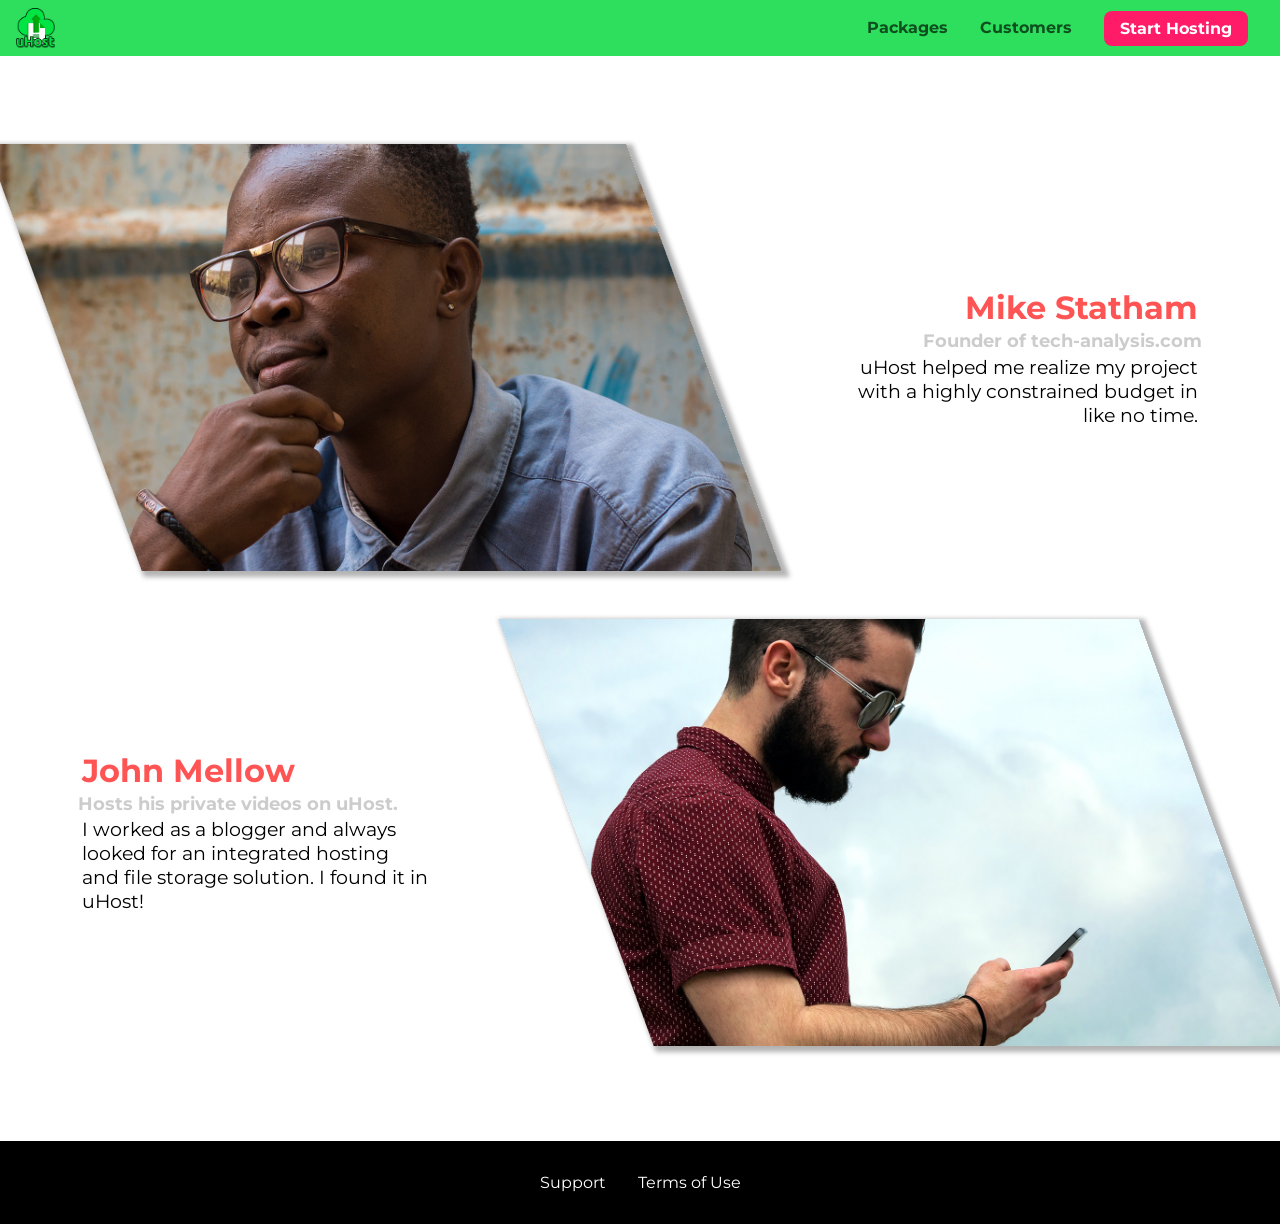
<file: customers/index.html>
<!DOCTYPE html>
<html lang="en">

<head>
    <meta charset="UTF-8">
    <meta name="viewport" content="width=device-width, initial-scale=1.0">
    <meta http-equiv="X-UA-Compatible" content="ie=edge">
    <title>uHost Customers</title>
    <link rel="shortcut icon" href="../favicon.png">
    <link rel="stylesheet" href="../shared.css">
    <link rel="stylesheet" href="customers.css">
</head>

<body>
    <div class="backdrop"></div>
    <header class="main-header">
        <div>
            <button class="toggle-button">
                <span class="toggle-button__bar"></span>
                <span class="toggle-button__bar"></span>
                <span class="toggle-button__bar"></span>
            </button>
            <a href="../index.html" class="main-header__brand">
                <img src="../images/uhost-icon.png" alt="uHost - Your favorite hosting company">
            </a>
        </div>
        <nav class="main-nav">
            <ul class="main-nav__items">
                <li class="main-nav__item">
                    <a href="../packages/index.html">Packages</a>
                </li>
                <li class="main-nav__item">
                    <a href="index.html">Customers</a>
                </li>
                <li class="main-nav__item main-nav__item--cta">
                    <a href="../start-hosting/index.html">Start Hosting</a>
                </li>
            </ul>
        </nav>
    </header>
    <nav class="mobile-nav">
        <ul class="mobile-nav__items">
            <li class="mobile-nav__item">
                <a href="../packages/index.html">Packages</a>
            </li>
            <li class="mobile-nav__item">
                <a href="index.html">Customers</a>
            </li>
            <li class="mobile-nav__item mobile-nav__item--cta">
                <a href="../start-hosting/index.html">Start Hosting</a>
            </li>
        </ul>
    </nav>
    <main>
        <div>
            <div class="testimonial" id="customer-1">
                <div class="testimonial__image-container">
                    <img src="../images/customer-1.jpg" alt="Mike Statham - Customer" class="testimonial__image">
                </div>
                <div class="testimonial__info">
                    <h1 class="testimonial__name">Mike Statham</h1>
                    <h2 class="testimonial__subtitle">Founder of
                        <a href="tech-analysis.com">tech-analysis.com</a>
                    </h2>
                    <p class="testimonial__text">uHost helped me realize my project with a highly constrained budget in like no time.</p>
                </div>
            </div>
            <div class="testimonial" id="customer-2">

                <div class="testimonial__info">
                    <h1 class="testimonial__name">John Mellow</h1>
                    <h2 class="testimonial__subtitle">Hosts his private videos on uHost.
                    </h2>
                    <p class="testimonial__text">I worked as a blogger and always looked for an integrated hosting and file storage solution. I found
                        it in uHost!
                    </p>
                </div>
                <div class="testimonial__image-container">
                    <img src="../images/customer-2.jpg" alt="John Mellow - Customer" class="testimonial__image">
                </div>
            </div>
        </div>
    </main>
    <footer class="main-footer">
        <nav>
            <ul class="main-footer__links">
                <li class="main-footer__link">
                    <a href="#">Support</a>
                </li>
                <li class="main-footer__link">
                    <a href="#">Terms of Use</a>
                </li>
            </ul>
        </nav>
    </footer>
    <script src="../shared.js"></script>
</body>

</html>
</file>
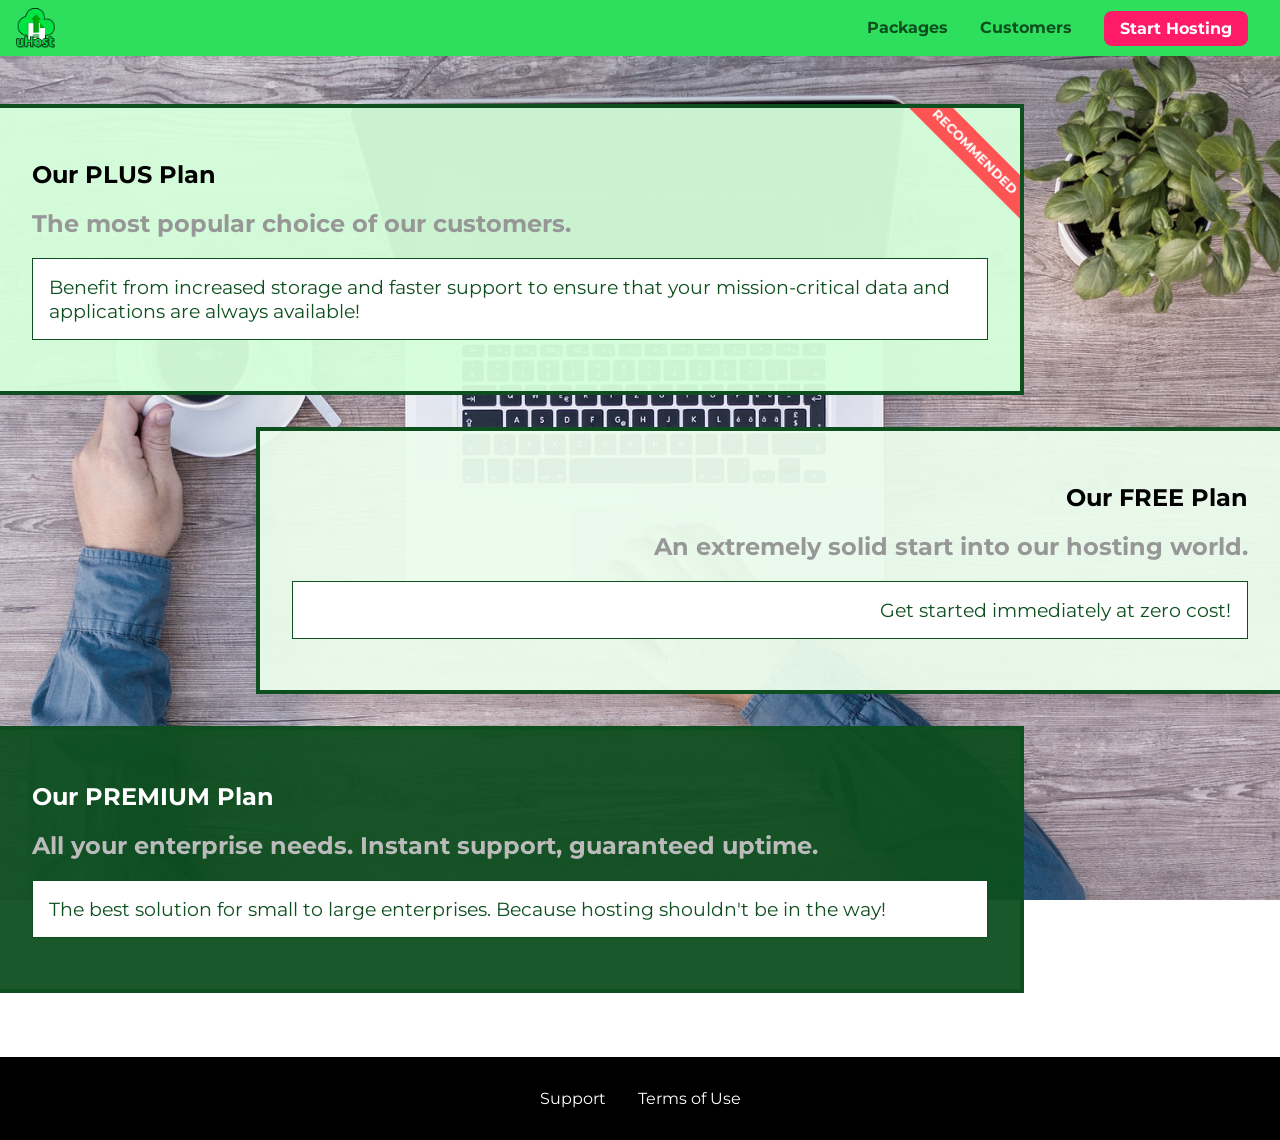
<file: packages/index.html>
<!DOCTYPE html>
<html lang="en">

<head>
    <meta charset="UTF-8">
    <meta http-equiv="X-UA-Compatible" content="ie=edge">
    <meta name="viewport" content="width=device-width, initial-scale=1.0">
    <title>uHost</title>
    <link rel="shortcut icon" href="../favicon.png">
    <link rel="stylesheet" href="../shared.css">
    <link rel="stylesheet" href="packages.css">
</head>

<body>
    <div class="backdrop"></div>
    <div class="background"></div>
    <header class="main-header">
        <div>
            <button class="toggle-button">
                <span class="toggle-button__bar"></span>
                <span class="toggle-button__bar"></span>
                <span class="toggle-button__bar"></span>
            </button>
            <a href="../index.html" class="main-header__brand">
                <img src="../images/uhost-icon.png" alt="uHost - Your favorite hosting company">
            </a>
        </div>
        <nav class="main-nav">
            <ul class="main-nav__items">
                <li class="main-nav__item">
                    <a href="index.html">Packages</a>
                </li>
                <li class="main-nav__item">
                    <a href="../customers/index.html">Customers</a>
                </li>
                <li class="main-nav__item main-nav__item--cta">
                    <a href="../start-hosting/index.html">Start Hosting</a>
                </li>
            </ul>
        </nav>
    </header>
    <nav class="mobile-nav">
        <ul class="mobile-nav__items">
            <li class="mobile-nav__item">
                <a href="index.html">Packages</a>
            </li>
            <li class="mobile-nav__item">
                <a href="../customers/index.html">Customers</a>
            </li>
            <li class="mobile-nav__item mobile-nav__item--cta">
                <a href="../start-hosting/index.html">Start Hosting</a>
            </li>
        </ul>
    </nav>
    <main>
        <section class="package" id="plus">
            <a href="#">
                <h1 class="package__title">Our PLUS Plan</h1>
                <h2 class="package__badge">RECOMMENDED</h2>
                <h2 class="package__subtitle">The most popular choice of our customers.</h2>
                <p class="package__info">Benefit from increased storage and faster support to ensure that your mission-critical data and applications
                    are always available!</p>
            </a>
        </section>
        <section class="package" id="free">
            <a href="#">
                <h1 class="package__title">Our FREE Plan</h1>
                <h2 class="package__subtitle">An extremely solid start into our hosting world.</h2>
                <p class="package__info">Get started immediately at zero cost!</p>
            </a>
        </section>
        <div class="clearfix"></div>
        <section class="package" id="premium">
            <a href="#">
                <h1 class="package__title">Our PREMIUM Plan</h1>
                <h2 class="package__subtitle">All your enterprise needs. Instant support, guaranteed uptime. </h2>
                <p class="package__info">The best solution for small to large enterprises. Because hosting shouldn't be in the way!</p>
            </a>
        </section>
    </main>
    <footer class="main-footer">
        <nav>
            <ul class="main-footer__links">
                <li class="main-footer__link">
                    <a href="#">Support</a>
                </li>
                <li class="main-footer__link">
                    <a href="#">Terms of Use</a>
                </li>
            </ul>
        </nav>
    </footer>
    <script src="../shared.js"></script>
</body>

</html>
</file>
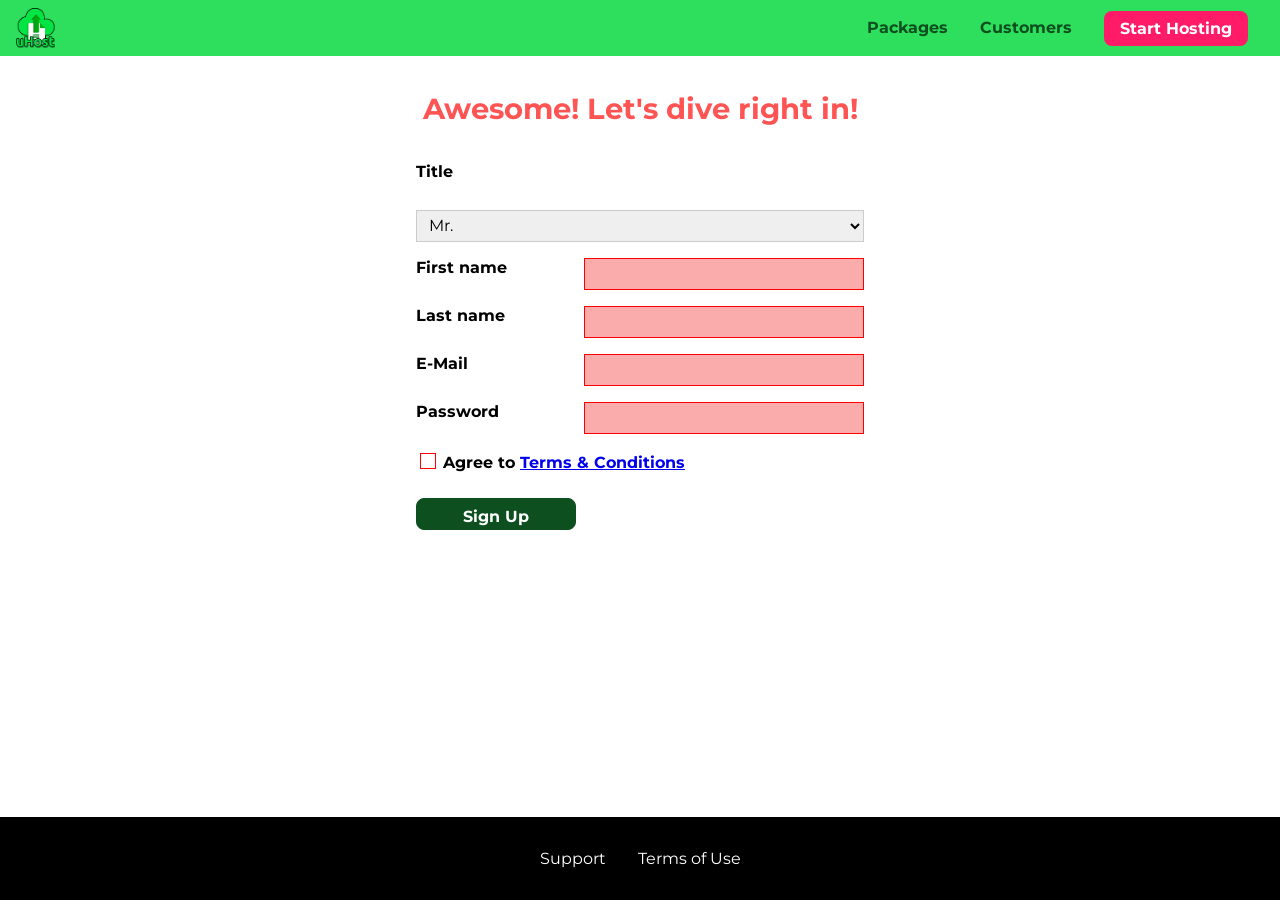
<file: start-hosting/index.html>
<!DOCTYPE html>
<html lang="en">

<head>
    <meta charset="UTF-8">
    <meta name="viewport" content="width=device-width, initial-scale=1.0">
    <meta http-equiv="X-UA-Compatible" content="ie=edge">
    <title>uHost Signup</title>
    <link rel="shortcut icon" href="../favicon.png">
    <link rel="stylesheet" href="../shared.css">
    <link rel="stylesheet" href="start-hosting.css">
</head>

<body>
    <div class="backdrop"></div>
    <header class="main-header">
        <div>
            <button class="toggle-button">
                <span class="toggle-button__bar"></span>
                <span class="toggle-button__bar"></span>
                <span class="toggle-button__bar"></span>
            </button>
            <a href="../index.html" class="main-header__brand">
                <img src="../images/uhost-icon.png" alt="uHost - Your favorite hosting company">
            </a>
        </div>
        <nav class="main-nav">
            <ul class="main-nav__items">
                <li class="main-nav__item">
                    <a href="../packages/index.html">Packages</a>
                </li>
                <li class="main-nav__item">
                    <a href="../customers/index.html">Customers</a>
                </li>
                <li class="main-nav__item main-nav__item--cta">
                    <a href="index.html">Start Hosting</a>
                </li>
            </ul>
        </nav>
    </header>
    <nav class="mobile-nav">
        <ul class="mobile-nav__items">
            <li class="mobile-nav__item">
                <a href="../packages/index.html">Packages</a>
            </li>
            <li class="mobile-nav__item">
                <a href="../customers/index.html">Customers</a>
            </li>
            <li class="mobile-nav__item mobile-nav__item--cta">
                <a href="index.html">Start Hosting</a>
            </li>
        </ul>
    </nav>
    <main class="signup-page">
        <h1 class="signup-title">Awesome! Let's dive right in!</h1>
        <form action="index.html" class="signup-form">
            <label for="title">Title</label>
            <select id="title">
                <option value="mr">Mr.</option>
                <option value="ms">Ms.</option>
            </select>
            <label for="first-name">First name</label>
            <input type="text" id="first-name" required>
            <label for="last-name">Last name</label>
            <input type="text" id="last-name" required>
            <label for="email">E-Mail</label>
            <input type="email" id="email" required>
            <label for="password">Password</label>
            <input type="password" id="password" required>
            <div class="signup-form__checkbox">
                <input type="checkbox" id="agree-terms" required>
                <label for="agree-terms">Agree to
                    <a href="#">Terms &amp; Conditions</a>
                </label>
            </div>
            <button type="submit" class="button">Sign Up</button>
        </form>
    </main>
    <footer class="main-footer">
        <nav>
            <ul class="main-footer__links">
                <li class="main-footer__link">
                    <a href="#">Support</a>
                </li>
                <li class="main-footer__link">
                    <a href="#">Terms of Use</a>
                </li>
            </ul>
        </nav>
    </footer>
    <script src="../shared.js"></script>
</body>

</html>
</file>
<file: shared.css>
@import url('https://fonts.googleapis.com/css?family=Roboto:100,400,900');
@import url('https://fonts.googleapis.com/css?family=Anton');
@import url('https://fonts.googleapis.com/css?family=Montserrat:400,700');

:root {
  --dark-green: #0e4f1f;
  --highlight-color: #ff1b68;
}

* {
  box-sizing: border-box;
}

html {
  height: 100%;
}

body {
  font-family: "Montserrat", sans-serif;
  margin: 0;
  padding-top: 3.5rem;
}

@supports (display: grid) {
  body {
    display: grid;
    grid-template-rows: 3.5rem auto fit-content(8rem);
    grid-template-areas: "header"
                         "main"
                         "footer";
    padding-top: 0;
    height: 100%;
  }
}

main {
  /* grid-row: 2 / 3; */
  grid-area: main;
}

.backdrop {
  display: none;
  position: fixed;
  opacity: 0;
  top: 0;
  left: 0;
  z-index: 100;
  width: 100vw;
  height: 100vh;
  background: rgba(0, 0, 0, 0.5);
  transition: opacity 0.2s linear;
}

.main-header {
  width: 100%;
  position: fixed;
  top: 0;
  left: 0;
  background: #2ddf5c;
  padding: 0.5rem 1rem;
  z-index: 60;
  display: -webkit-box;
  display: -ms-flexbox;
  display: -webkit-flex;
  display: flex;
  align-items: center;
  justify-content: space-between;
}

.toggle-button {
  width: 3rem;
  background: transparent;
  border: none;
  cursor: pointer;
  padding-top: 0;
  padding-bottom: 0;
  vertical-align: middle;
}

.toggle-button:focus {
  outline: none;
}

.toggle-button__bar {
  width: 100%;
  height: 0.2rem;
  background: black;
  display: block;
  margin: 0.6rem 0;
}

.main-header__brand {
  color: #0e4f1f;
  text-decoration: none;
  font-weight: bold;
  /* width: 20px; */
}

.main-header__brand img {
  height: 2.5rem;
  vertical-align: middle;
  /* width: 100%; */
}

.main-nav {
  display: none;
}

.main-nav__items {
  margin: 0;
  padding: 0;
  list-style: none;
  display: flex;
}

.main-nav__item {
  margin: 0 1rem;
}

.main-nav__item a,
.mobile-nav__item a {
  text-decoration: none;
  color: var(--dark-green);
  font-weight: bold;
  padding: 0.2rem 0;
}

.main-nav__item a:hover,
.main-nav__item a:active {
  color: white;
  border-bottom: 5px solid white;
}

.main-nav__item--cta {
  animation: wiggle 400ms 3s 8 ease-out none;
}

.main-nav__item--cta a,
.mobile-nav__item--cta a {
  color: white;
  background: var(--highlight-color);
  padding: 0.5rem 1rem;
  border-radius: 8px;
}

.main-nav__item--cta a:hover,
.main-nav__item--cta a:active,
.mobile-nav__item--cta a:hover,
.mobile-nav__item--cta a:active {
  color: var(--highlight-color);
  background: white;
  border: none;
}

@media (min-width: 40rem) {
  .toggle-button {
    display: none;
  }

  .main-nav {
    display: flex;
  }
}

.main-footer {
  background: black;
  padding: 2rem;
  margin-top: 3rem;
  /* grid-row: 3 / 4; */
  grid-area: footer;
}

.main-footer__links {
  list-style: none;
  margin: 0;
  padding: 0;
  display: flex;
  flex-direction: column;
  align-items: center;
}

.main-footer__link {
  margin: 0.5rem 0;
}

.main-footer__link a {
  color: white;
  text-decoration: none;
}

.main-footer__link a:hover,
.main-footer__link a:active {
  color: #ccc;
}

.mobile-nav {
  transform: translateX(-100%);
  position: fixed;
  z-index: 101;
  top: 0;
  left: 0;
  background: white;
  width: 80%;
  height: 100vh;
  transition: transform 300ms ease-out;
}

.mobile-nav__items {
  width: 90%;
  height: 100%;
  list-style: none;
  margin: 0 auto;
  padding: 0;
  display: flex;
  flex-direction: column;
  justify-content: center;
  align-items: center;
}

.mobile-nav__item {
  margin: 1rem 0;
}

.mobile-nav__item a {
  font-size: 1.5rem;
}

.button {
  background: var(--dark-green, #0e4f1f);
  color: white;
  font: inherit;
  border: 1.5px solid var(--dark-green);
  padding: 0.5rem;
  border-radius: 8px;
  font-weight: bold;
  cursor: pointer;
}

.button:hover,
.button:active {
  background: white;
  color: var(--dark-green);
}

.button:focus {
  outline: none;
}

.button[disabled] {
  cursor: not-allowed;
  border: #a1a1a1;
  background: #ccc;
  color: #a1a1a1;
} 

.open {
    display: block !important;
    opacity: 1 !important;
    transform: translateY(0) !important;
}

@media (min-width: 40rem) {
  .main-footer__link {
    margin: 0 1rem;
  }

  .main-footer__links {
    flex-direction: row;
    justify-content: center;
  }
}

@keyframes wiggle {
  0% {
    transform: rotateZ(0);
  }
  50% {
    transform: rotateZ(-10deg);
  }
  100% {
    transform: rotateZ(10deg);
  }
}
</file>
<file: customers/customers.css>
main {
  padding-top: 2.5rem;
}

.testimonial {
    font-size: 1.2rem;
  }
  
  /*.testimonial__list {
    width: 80%;
    margin: auto;
  }*/

  .testimonial__image-container {
    width: 60%;
    max-width: 40rem;
    box-shadow: 3px 3px 5px 3px rgba(0,0,0,0.3);
    transform: skew(20deg);
    overflow: hidden;
  }

  #customer-1:hover .testimonial__image-container {
    animation: flip-customer 1s ease-out forwards;
  }

  .testimonial__image {
    width: 100%;
    vertical-align: top;
    transform: skew(-20deg) scale(1.4);
  }
  
  .testimonial__info {
    text-align: right;
    padding: 0.9rem;
  }
  
  #customer-2.testimonial {
    text-align: right;
  }
  
  #customer-2 .testimonial__info {
    text-align: left;
  }
  
  .testimonial__name {
    margin: 0.2rem;
    color: #ff5454;
    font-size: 2rem;
  }
  
  .testimonial__subtitle {
    margin: 0;
    font-size: 1.1rem;
    color: #ccc;
  }
  
  .testimonial__subtitle a {
    color: inherit;
    text-decoration: none;
  }
  
  .testimonial__subtitle a:hover,
  .testimonial__subtitle a:active {
    color: #7a7a7a;
  }

  .testimonial__text {
    margin: 0.2rem;
  }

  @media (min-width: 40rem) {
    .testimonial {
      margin: 3rem auto;
      max-width: 1500px;
      display: flex;
      align-items: center;
      justify-content: space-around;
    }

    .testimonial__image-container {
      width: 66%;
    }

    .testimonial__info {
      width: 30%;
    }
  }

  @keyframes flip-customer {
    0% {
      transform: rotateY(0) skew(20deg);
    }
    50% {
      transform: rotateY(160deg) skew(20deg);
    }
    100% {
      transform: rotateY(360deg) skew(20deg);
    }
  }
</file>
<file: packages/packages.css>
@font-face {
    font-family: "AnonymousPro";
    src: url("anonymousPro-Regular.ttf") format("truetype");
}

@font-face {
    font-family: "AnonymousPro";
    src: url("anonymousPro-Bold.ttf");
    font-weight: 700;
}

main {
    padding-top: 2rem;
}

.background {
    background: url("../images/plans-background.jpg") center/cover;
    filter: grayscale(40%);
    width: 100vw;
    height: 100vh;
    position: fixed;
    z-index: -1;
}

.package {
    width: 80%;
    margin: 1rem 0;
    border: 4px solid #0e4f1f;
    border-left: none;
    position: relative;
    overflow: hidden;
}

.package:hover,
.package:active {
    box-shadow: 2px 2px 4px rgba(0,0,0,0.5);
    border-color: #ff5454;
    /* border-color: #ff5454 !important; */
    animation: push-up 1s ease-out forwards;
}

.package a {
    text-decoration: none;
    color: inherit;
    display: block;
    padding: 2rem;
}

.package__badge {
    position: absolute;
    top: 0;
    right: 0;
    margin: 0;
    font-size: 0.8rem;
    color: white;
    background: #ff5454;
    padding: 0.5rem;
    transform: rotate(45deg) translate(3.5rem, -1rem);
    transform-origin: center;
    width: 12rem;
    text-align: center;
}

.package__subtitle {
    color: #979797;
}

.package__info {
    padding: 1rem;
    border: 1px solid #0e4f1f;
    color: #0e4f1f;
    background: white;
    font-size: 1.2rem;
    /* font-style font-variant font-weight font-size/line-height font-family*/
}

.clearfix {
    clear: both;
}

#plus {
    background: rgba(213, 255, 220, 0.95);
}

#free {
    background: rgba(234, 252, 237, 0.95);
    float: right;
    border-right: none;
    border-left: 4px solid #0e4f1f;
    text-align: right;
}

#free:hover,
#free:active {
    border-left-color: #ff5454;
}

#premium {
    background: rgba(14, 79, 31, 0.95);
}

#premium .package__title {
    color: white;
}

#premium .package__subtitle {
    color: #bbb;
}

@media (min-width: 40rem) {
    main {
      max-width: 1500px;
      margin-left: auto;
      margin-right: auto;
    }
}

@media (min-width: 1500px) {
    .package {
      border-left: 4px solid #0e4f1f;
    }

    #free {
      border-right: 4px solid #0e4f1f;
    }

    #free:hover,
    #free:active {
      border-right-color: #ff5454;
    }
}

@keyframes push-up {
    0% {
        transform: translateY(0);
    }

    33% {
        transform: translateY(-1.5rem);
    }
    
    100% {
        transform: translateY(-1rem);
    }
}
</file>
<file: start-hosting/start-hosting.css>
main {
    padding-top: 1rem;
}

.signup-title {
    text-align: center;
    font-size: 1.8rem;
    color: #ff5454;
}

.signup-form {
    padding: 1rem;
    display: grid;
    grid-auto-rows: 2rem;
    grid-row-gap: 0.5rem;
}

.signup-form label {
    font-weight: bold;
}

.signup-form label,
.signup-form input,
.signup-form select {
    display: block;
    width: 100%;
}

/* .signup-form input[type="checkbox"] */
.signup-form input[id*="terms"],
.signup-form input[id*="terms"] + label {
    display: inline-block;
    width: auto;
    vertical-align: bottom;
}

.signup-form input:not([type="checkbox"]),
.signup-form select {
    border: 1px solid #ccc;
    padding: 0.2rem 0.5rem;
    font: inherit;
}

.signup-form input:focus,
.signup-form select:focus {
    outline: none;
    background: #d8f3df;
    border-color: #2ddf5c;
}

.signup-form input[type="checkbox"] {
    border: 1px solid #ccc;
    background: white;
    width: 1rem;
    height: 1rem;
    -webkit-appearance: none;
    -moz-appearance: none;
    appearance: none;
}

.signup-form input[type="checkbox"]:checked {
    background: #2ddf5c;
    border: #0e4f1f;
}

.signup-form input.invalid,
.signup-form select.invalid,
.signup-form :invalid {
    border-color: red !important;
    background: #faacac;
}

.signup-form button[type="submit"] {
    display: block;
}

@media (min-width: 40rem) {
    .signup-form {
        margin: auto;
        width: 30rem;
        grid-template-columns: 10rem auto;
        grid-row-gap: 1rem;
        grid-column-gap: 0.5rem;
    }

    .signup-form [id="title"] {
        grid-column: span 2;
    }

    .signup-form__checkbox {
        grid-column: span 2;
    }
}
</file>
